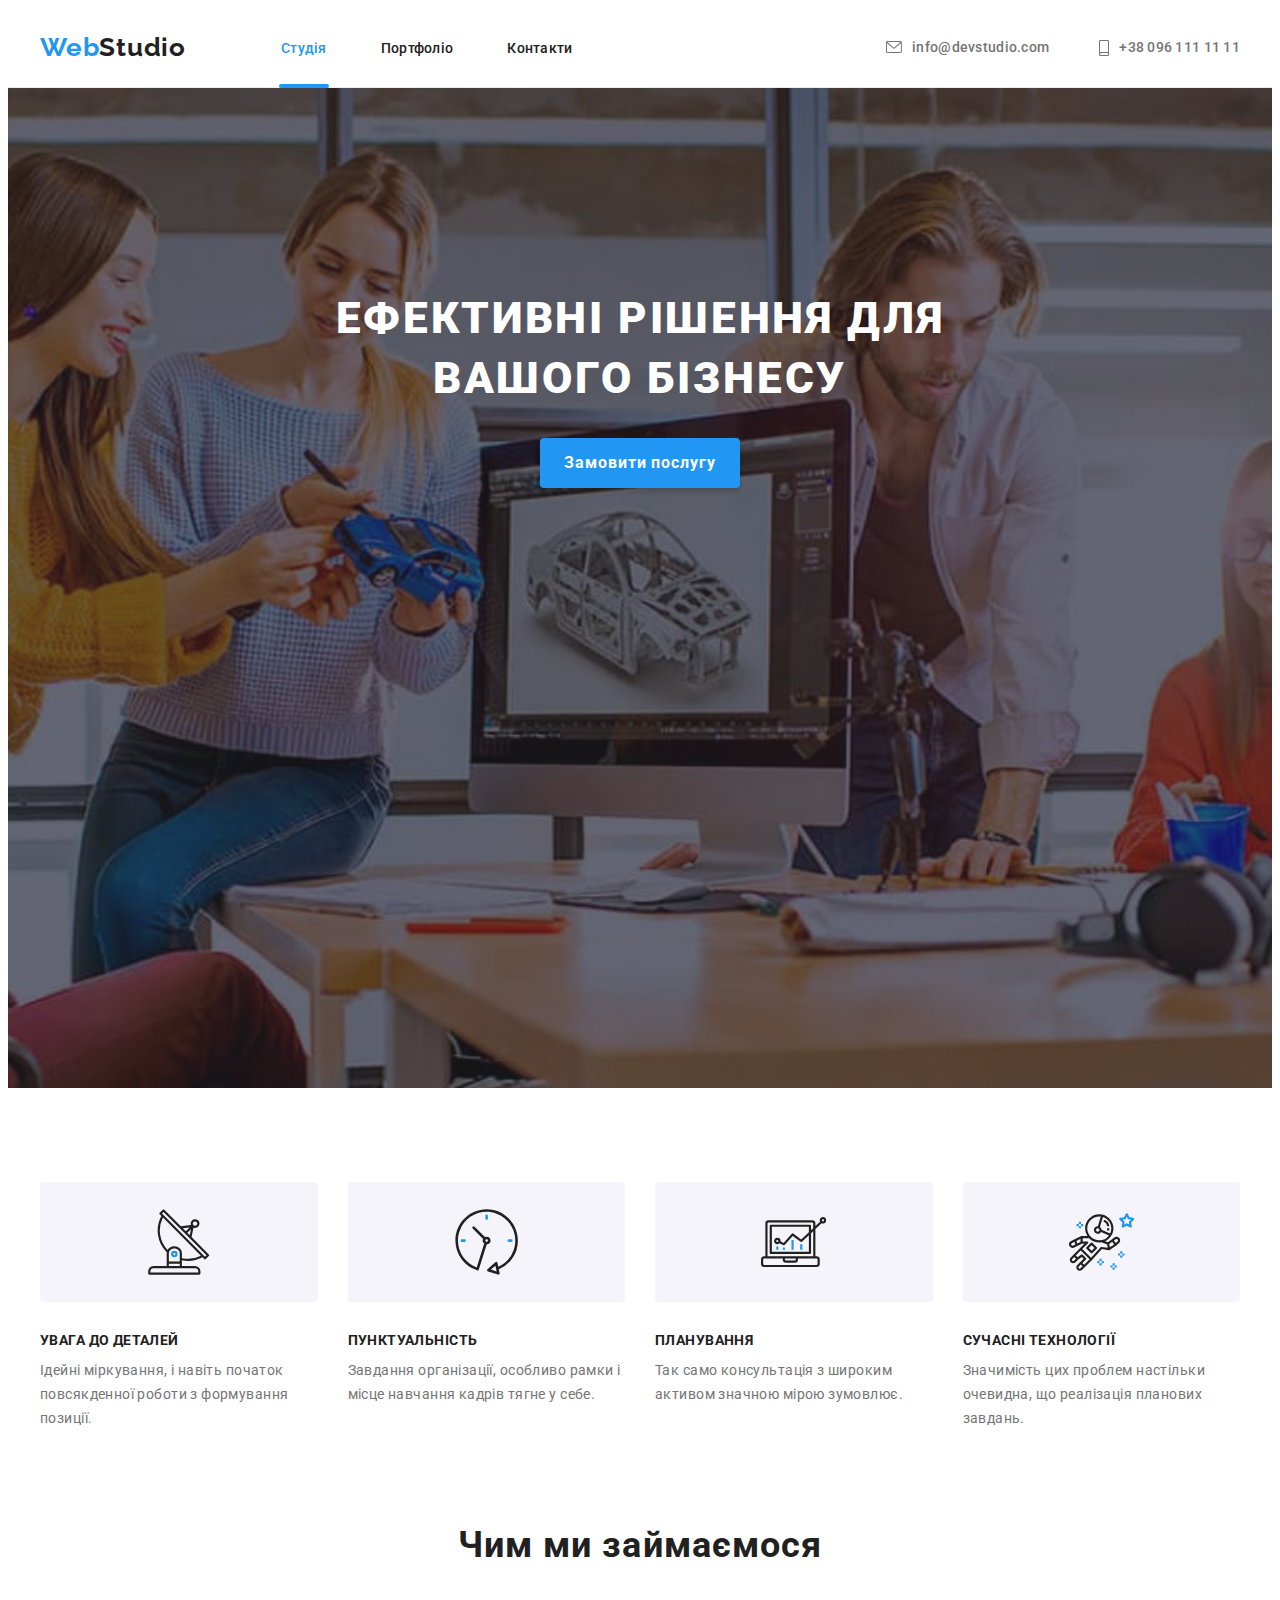
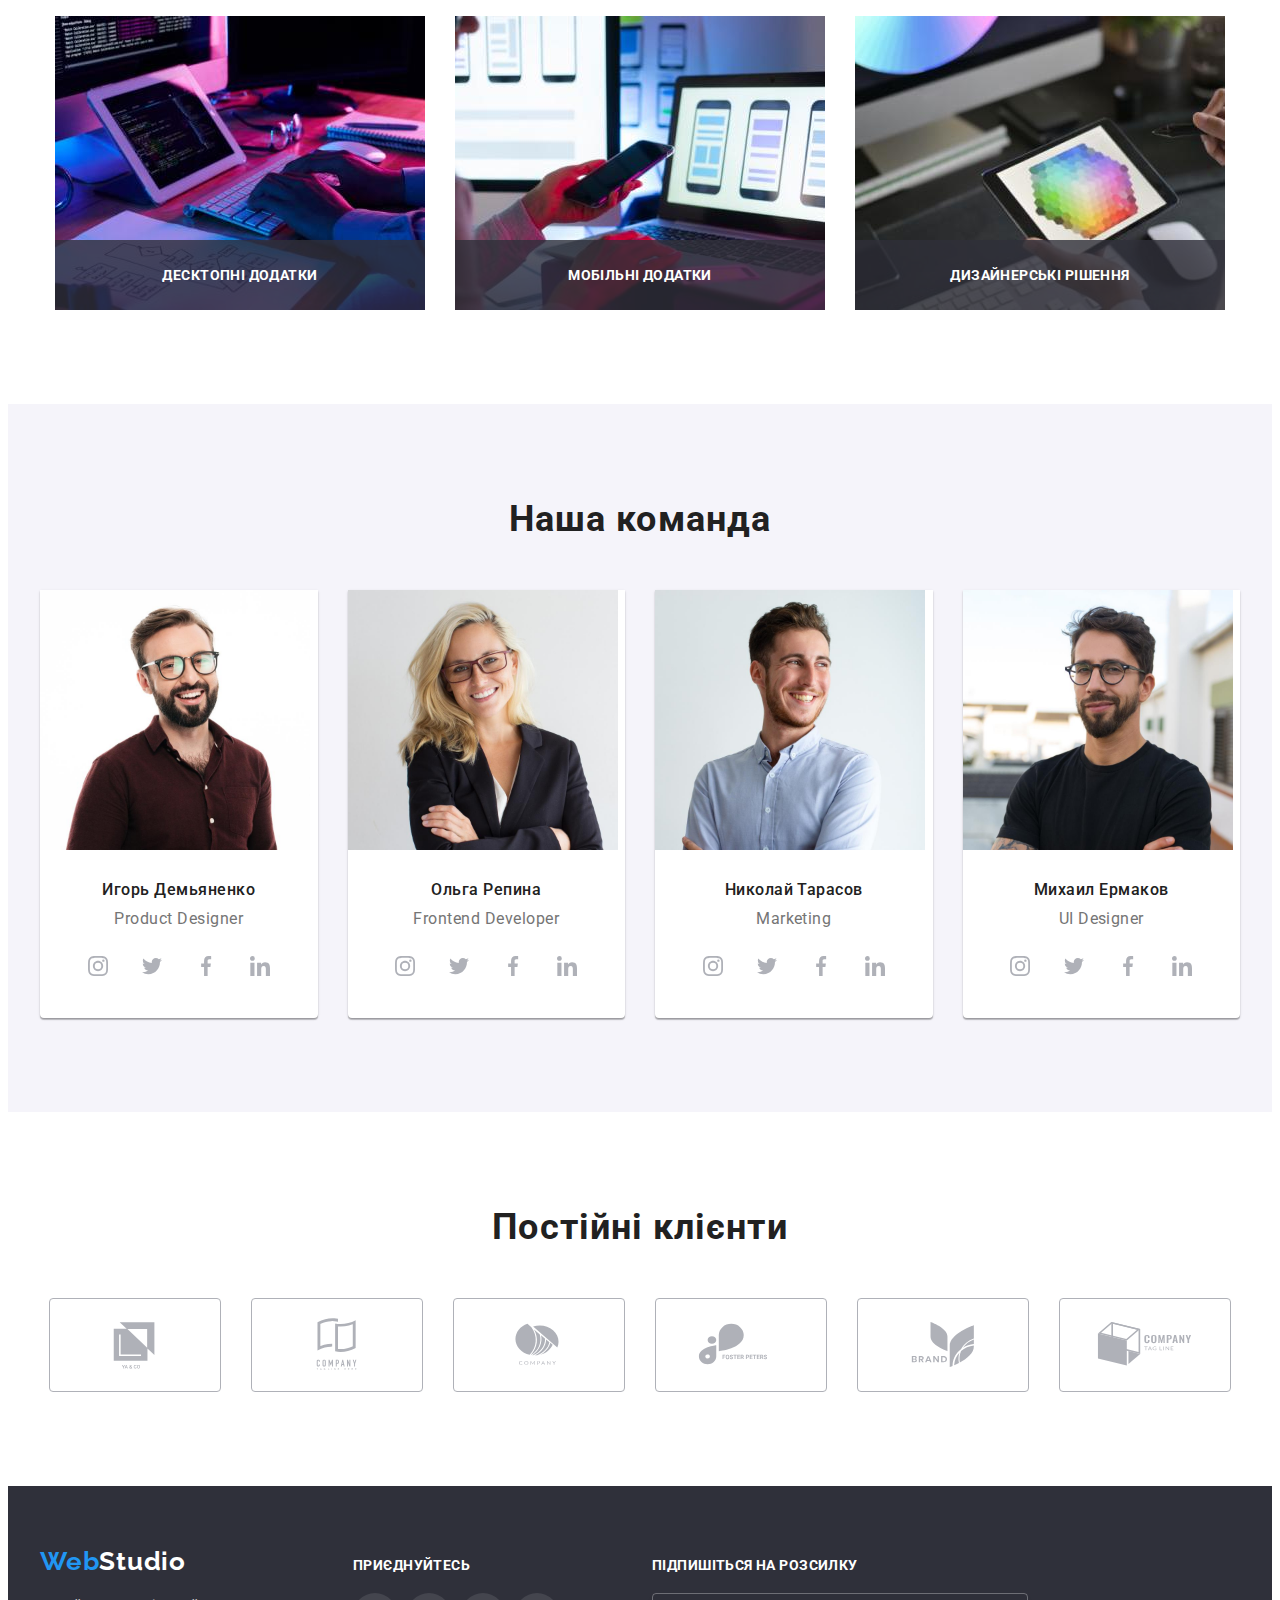
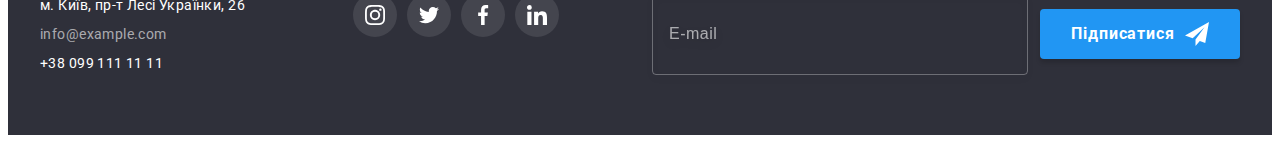
<file: index.html>
<!DOCTYPE html>
<html lang="uk">
  <head>
    <meta charset="UTF-8" />
    <meta http-equiv="X-UA-Compatible" content="IE=edge" />
    <meta name="viewport" content="width=device-width, initial-scale=1.0" />
    <title>WebStudio</title>
    <link rel="preconnect" href="https://fonts.googleapis.com" />
    <link rel="preconnect" href="https://fonts.gstatic.com" crossorigin />
    <link
      href="https://fonts.googleapis.com/css2?family=Raleway:wght@700&family=Roboto:wght@400;500;700;900&display=swap"
      rel="stylesheet"
    />
    <link
      rel="stylesheet"
      href="https://cdnjs.cloudflare.com/ajax/libs/modern-normalize/1.1.0/modern-normalize.min.css"
      integrity="sha512-wpPYUAdjBVSE4KJnH1VR1HeZfpl1ub8YT/NKx4PuQ5NmX2tKuGu6U/JRp5y+Y8XG2tV+wKQpNHVUX03MfMFn9Q=="
      crossorigin="anonymous"
      referrerpolicy="no-referrer"
    />

    <link rel="stylesheet" href="./css/main.min.css" />
  </head>
  <body>
    <header class="header">
      <div class="container header__container">
        <nav class="nav header__nav">
          <a class="logo header__logo link" href="./index.html">
            <span class="logo__accent">Web</span>Studio</a
          >

          <ul class="navigation list">
            <li class="navigation__item">
              <a class="navigation__link link navigation__link--current" href="./index.html"
                >Студія</a
              >
            </li>

            <li class="navigation__item">
              <a class="navigation__link link" href="./portfolio.html">Портфоліо</a>
            </li>

            <li class="navigation__item">
              <a class="navigation__link link" href="">Контакти</a>
            </li>
          </ul>
        </nav>
        <ul class="header__connection connection list">
          <li class="connection__item">
            <a class="connection__link link" href="mailto:info@devstudio.com">
              <svg class="connection__icon" width="16px" height="12px">
                <use href="./images/icons/sprite2.svg#icon-envelope-2"></use>
              </svg>

              info@devstudio.com</a
            >
          </li>

          <li class="connection__item">
            <a class="connection__link link" href="tel:+380961111111">
              <svg class="connection__icon" width="10px" height="16px">
                <use href="./images/icons/sprite2.svg#icon-smartphone"></use>
              </svg>

              +38 096 111 11 11</a
            >
          </li>
        </ul>
      </div>
    </header>

    <main>
      <!-- section hero -->
      <section class="hero centered">
        <div class="container">
          <h1 class="hero__heading">Ефективні рішення для вашого бізнесу</h1>
          <button class="button hero__btn" type="button" data-modal-open>Замовити послугу</button>
        </div>
      </section>

      <!-- section peculiarities -->
      <section class="section peculiarities">
        <div class="container">
          <h2 class="section__title visually-hidden">Особенности</h2>
          <ul class="peculiarities__list list">
            <li class="peculiarities__item">
              <div class="peculiarities__icon-wrap">
                <svg class="peculiarities__icon" width="65.32" height="70">
                  <use href="./images/icons/sprite2.svg#icon-feature-antenna"></use>
                </svg>
              </div>
              <h3 class="peculiarities__title">УВАГА ДО ДЕТАЛЕЙ</h3>
              <p class="peculiarities__descr">
                Ідейні міркування, і навіть початок повсякденної роботи з формування позиції.
              </p>
            </li>

            <li class="peculiarities__item">
              <div class="peculiarities__icon-wrap">
                <svg class="peculiarities__icon" width="65.32" height="70">
                  <use href="./images/icons/sprite2.svg#icon-feature-clock"></use>
                </svg>
              </div>
              <h3 class="peculiarities__title">ПУНКТУАЛЬНІСТЬ</h3>
              <p class="peculiarities__descr">
                Завдання організації, особливо рамки і місце навчання кадрів тягне у себе.
              </p>
            </li>

            <li class="peculiarities__item">
              <div class="peculiarities__icon-wrap">
                <svg class="peculiarities__icon" width="65.32" height="70">
                  <use href="./images/icons/sprite2.svg#icon-feature-diagram"></use>
                </svg>
              </div>
              <h3 class="peculiarities__title">ПЛАНУВАННЯ</h3>
              <p class="peculiarities__descr">
                Так само консультація з широким активом значною мірою зумовлює.
              </p>
            </li>

            <li class="peculiarities__item">
              <div class="peculiarities__icon-wrap">
                <svg class="peculiarities__icon" width="65.32" height="70">
                  <use href="./images/icons/sprite2.svg#icon-feature-astronaut"></use>
                </svg>
              </div>
              <h3 class="peculiarities__title">СУЧАСНІ ТЕХНОЛОГІЇ</h3>
              <p class="peculiarities__descr">
                Значимість цих проблем настільки очевидна, що реалізація планових завдань.
              </p>
            </li>
          </ul>
        </div>
      </section>

      <!-- section specialization -->
      <section class="section section--no-padding-top specialization">
        <div class="container">
          <h2 class="section__title">Чим ми займаємося</h2>
          <ul class="specialization list">
            <li class="specialization__item">
              <div class="specialization__thumb">
                <img
                  src="./images/special/img_1.jpg"
                  alt="создание сайтов и  приложений"
                  width="370"
                  height="294"
                />
                <div class="specialization__label">Десктопні додатки</div>
              </div>
            </li>

            <li class="specialization__item">
              <div class="specialization__thumb">
                <img
                  src="./images/special/img_2.jpg"
                  alt="создание мобильных приложений"
                  width="370"
                  height="294"
                />
                <div class="specialization__label">Мобільні додатки</div>
              </div>
            </li>

            <li class="specialization__item">
              <div class="specialization__thumb">
                <img src="./images/special/img_3.jpg" alt="веб-дизайн" width="370" height="294" />
                <div class="specialization__label">Дизайнерські рішення</div>
              </div>
            </li>
          </ul>
        </div>
      </section>
      <!-- section team -->

      <section class="section section--ather-bg">
        <div class="container">
          <h2 class="section__title">Наша команда</h2>
          <ul class="team list">
            <li class="team__item">
              <img
                class="team__img"
                src="./images/comands/img_1.jpg"
                alt="Игорь Демьяненко"
                width="270"
                height="260"
              />
              <div class="team__content">
                <h3 class="team__title">Игорь Демьяненко</h3>
                <p class="team__text" lang="en">Product Designer</p>
                <ul class="socials socials__list list">
                  <li class="socials__item">
                    <a
                      class="socials__link"
                      href="https://www.instagram.com/"
                      target="_blank"
                      rel="noreferrer noopener nofollow"
                      aria-label="Перейти по ссылке на Инстаграм"
                    >
                      <svg class="socials__icon" width="20" height="20">
                        <use href="./images/icons/sprite2.svg#icon-team-instagram"></use>
                      </svg>
                    </a>
                  </li>
                  <li class="socials__item">
                    <a
                      class="socials__link"
                      href="https://twitter.com/"
                      target="_blank"
                      rel="noreferrer noopener nofollow"
                      aria-label="Перейти по ссылке на Твиттер"
                    >
                      <svg class="socials__icon" width="20" height="20">
                        <use href="./images/icons/sprite2.svg#icon-team-twitter"></use>
                      </svg>
                    </a>
                  </li>
                  <li class="socials__item">
                    <a
                      href="https://www.facebook.com/"
                      target="_blank"
                      rel="noreferrer noopener nofollow"
                      class="socials__link"
                      aria-label="Перейти по ссылке на Фейсбук"
                    >
                      <svg class="socials__icon" width="20" height="20">
                        <use href="./images/icons/sprite2.svg#icon-team-facebook"></use>
                      </svg>
                    </a>
                  </li>
                  <li class="socials__item">
                    <a
                      class="socials__link"
                      href="https://ua.linkedin.com/"
                      target="_blank"
                      rel="noreferrer noopener nofollow"
                      aria-label="Перейти по ссылке на Линкедн"
                    >
                      <svg class="socials__icon" width="20" height="20">
                        <use href="./images/icons/sprite2.svg#icon-team-linkedin"></use>
                      </svg>
                    </a>
                  </li>
                </ul>
              </div>
            </li>

            <li class="team__item">
              <img
                class="team__img"
                src="./images/comands/img_2.jpg"
                alt="Ольга Репина"
                width="270"
                height="260"
              />
              <div class="team__content">
                <h3 class="team__title">Ольга Репина</h3>
                <p class="team__text" lang="en">Frontend Developer</p>
                <ul class="socials list">
                  <li class="socials__item">
                    <a
                      class="socials__link"
                      href="https://www.instagram.com/"
                      target="_blank"
                      rel="noreferrer noopener nofollow"
                      aria-label="Перейти по ссылке на Инстаграм"
                    >
                      <svg class="socials__icon" width="20" height="20">
                        <use href="./images/icons/sprite2.svg#icon-team-instagram"></use>
                      </svg>
                    </a>
                  </li>
                  <li class="socials__item">
                    <a
                      class="socials__link"
                      href="https://twitter.com/"
                      target="_blank"
                      rel="noreferrer noopener nofollow"
                      aria-label="Перейти по ссылке на Твиттер"
                    >
                      <svg class="socials__icon" width="20" height="20">
                        <use href="./images/icons/sprite2.svg#icon-team-twitter"></use>
                      </svg>
                    </a>
                  </li>
                  <li class="socials__item">
                    <a
                      href="https://www.facebook.com/"
                      target="_blank"
                      rel="noreferrer noopener nofollow"
                      class="socials__link"
                      aria-label="Перейти по ссылке на Фейсбук"
                    >
                      <svg class="socials__icon" width="20" height="20">
                        <use href="./images/icons/sprite2.svg#icon-team-facebook"></use>
                      </svg>
                    </a>
                  </li>
                  <li class="socials__item">
                    <a
                      class="socials__link"
                      href="https://ua.linkedin.com/"
                      target="_blank"
                      rel="noreferrer noopener nofollow"
                      aria-label="Перейти по ссылке на Линкедн"
                    >
                      <svg class="socials__icon" width="20" height="20">
                        <use href="./images/icons/sprite2.svg#icon-team-linkedin"></use>
                      </svg>
                    </a>
                  </li>
                </ul>
              </div>
            </li>

            <li class="team__item">
              <img
                class="team__img"
                src="./images/comands/img_3.jpg"
                alt="Николай Тарасов"
                width="270"
                height="260"
              />
              <div class="team__content">
                <h3 class="team__title">Николай Тарасов</h3>
                <p class="team__text" lang="en">Marketing</p>
                <ul class="socials socials__list list">
                  <li class="socials__item">
                    <a
                      class="socials__link"
                      href="https://www.instagram.com/"
                      target="_blank"
                      rel="noreferrer noopener nofollow"
                      aria-label="Перейти по ссылке на Инстаграм"
                    >
                      <svg class="socials__icon" width="20" height="20">
                        <use href="./images/icons/sprite2.svg#icon-team-instagram"></use>
                      </svg>
                    </a>
                  </li>
                  <li class="socials__item">
                    <a
                      class="socials__link"
                      href="https://twitter.com/"
                      target="_blank"
                      rel="noreferrer noopener nofollow"
                      aria-label="Перейти по ссылке на Твиттер"
                    >
                      <svg class="socials__icon" width="20" height="20">
                        <use href="./images/icons/sprite2.svg#icon-team-twitter"></use>
                      </svg>
                    </a>
                  </li>
                  <li class="socials__item">
                    <a
                      href="https://www.facebook.com/"
                      target="_blank"
                      rel="noreferrer noopener nofollow"
                      class="socials__link"
                      aria-label="Перейти по ссылке на Фейсбук"
                    >
                      <svg class="socials__icon" width="20" height="20">
                        <use href="./images/icons/sprite2.svg#icon-team-facebook"></use>
                      </svg>
                    </a>
                  </li>
                  <li class="socials__item">
                    <a
                      class="socials__link"
                      href="https://ua.linkedin.com/"
                      target="_blank"
                      rel="noreferrer noopener nofollow"
                      aria-label="Перейти по ссылке на Линкедн"
                    >
                      <svg class="socials__icon" width="20" height="20">
                        <use href="./images/icons/sprite2.svg#icon-team-linkedin"></use>
                      </svg>
                    </a>
                  </li>
                </ul>
              </div>
            </li>

            <li class="team__item">
              <img
                class="team__img"
                src="./images/comands/img_4.jpg"
                alt="Михаил Ермаков"
                width="270"
                height="260"
              />
              <div class="team__content">
                <h3 class="team__title">Михаил Ермаков</h3>
                <p class="team__text" lang="en">UI Designer</p>
                <ul class="socials socials__list list">
                  <li class="socials__item">
                    <a
                      class="socials__link"
                      href="https://www.instagram.com/"
                      target="_blank"
                      rel="noreferrer noopener nofollow"
                      aria-label="Перейти по ссылке на Инстаграм"
                    >
                      <svg class="socials__icon" width="20" height="20">
                        <use href="./images/icons/sprite2.svg#icon-team-instagram"></use>
                      </svg>
                    </a>
                  </li>
                  <li class="socials__item">
                    <a
                      class="socials__link"
                      href="https://twitter.com/"
                      target="_blank"
                      rel="noreferrer noopener nofollow"
                      aria-label="Перейти по ссылке на Твиттер"
                    >
                      <svg class="socials__icon" width="20" height="20">
                        <use href="./images/icons/sprite2.svg#icon-team-twitter"></use>
                      </svg>
                    </a>
                  </li>
                  <li class="socials__item">
                    <a
                      href="https://www.facebook.com/"
                      target="_blank"
                      rel="noreferrer noopener nofollow"
                      class="socials__link"
                      aria-label="Перейти по ссылке на Фейсбук"
                    >
                      <svg class="socials__icon" width="20" height="20">
                        <use href="./images/icons/sprite2.svg#icon-team-facebook"></use>
                      </svg>
                    </a>
                  </li>
                  <li class="socials__item">
                    <a
                      class="socials__link"
                      href="https://ua.linkedin.com/"
                      target="_blank"
                      rel="noreferrer noopener nofollow"
                      aria-label="Перейти по ссылке на Линкедн"
                    >
                      <svg class="socials__icon" width="20" height="20">
                        <use href="./images/icons/sprite2.svg#icon-team-linkedin"></use>
                      </svg>
                    </a>
                  </li>
                </ul>
              </div>
            </li>
          </ul>
        </div>
      </section>
    </main>

    <section class="clients section">
      <div class="container">
        <h2 class="section__title">Постійні клієнти</h2>
        <ul class="clients list">
          <li class="clients__item">
            <a href="" class="clients__link">
              <svg class="clients__logo" width="106" height="60">
                <use href="./images/icons/sprite2.svg#icon-client-logo-1"></use>
              </svg>
            </a>
          </li>
          <li class="clients__item">
            <a href="" class="clients__link">
              <svg class="clients__logo" width="106" height="60">
                <use href="./images/icons/sprite2.svg#icon-client-logo-2"></use>
              </svg>
            </a>
          </li>
          <li class="clients__item">
            <a href="" class="clients__link" width="106" height="60">
              <svg class="clients__logo" width="106" height="60">
                <use href="./images/icons/sprite2.svg#icon-client-logo-3"></use>
              </svg>
            </a>
          </li>
          <li class="clients__item">
            <a href="" class="clients__link">
              <svg class="clients__logo" width="106" height="60">
                <use href="./images/icons/sprite2.svg#icon-client-logo-4"></use>
              </svg>
            </a>
          </li>
          <li class="clients__item">
            <a href="" class="clients__link">
              <svg class="clients__logo" width="106" height="60">
                <use href="./images/icons/sprite2.svg#icon-client-logo-5"></use>
              </svg>
            </a>
          </li>
          <li class="clients__item">
            <a href="" class="clients__link">
              <svg class="clients__logo" width="106" height="60">
                <use href="./images/icons/sprite2.svg#icon-client-logo-6"></use>
              </svg>
            </a>
          </li>
        </ul>
      </div>
    </section>

    <footer class="footer">
      <div class="container container__footer-wrap">
        <div class="footer__address">
          <a class="logo link footer__logo logo--ligth" href="./index.html">
            <span class="logo__accent">Web</span>Studio
          </a>
          <address class="address">
            <ul class="address__list list">
              <li class="address__item">
                <a
                  class="address__link link"
                  href="https://goo.gl/maps/jRGH2C2RefV3ac3B6"
                  target="_blank"
                  rel="noreferrer noopener nofollow"
                >
                  м. Київ, пр-т Лесі Українки, 26
                </a>
              </li>
              <li class="address__item">
                <a class="address__link address__contact link" href="mailto:info@example.com"
                  >info@example.com</a
                >
              </li>
              <li class="address__item">
                <a class="address__link address-contact link" href="tel:+380991111111"
                  >+38 099 111 11 11</a
                >
              </li>
            </ul>
          </address>
        </div>

        <div class="footer__social">
          <b class="footer__social-text">приєднуйтесь</b>
          <ul class="footer-soc list">
            <li class="footer-soc__item">
              <a
                class="footer-soc__link"
                href="https://www.instagram.com/"
                target="_blank"
                rel="noreferrer noopener nofollow"
                aria-label="Перейти по ссылке на Инстаграм "
              >
                <svg class="footer-soc__icon" width="20" height="20">
                  <use href="./images/icons/sprite2.svg#icon-instagram"></use>
                </svg>
              </a>
            </li>
            <li class="footer-soc__item">
              <a
                class="footer-soc__link"
                href="https://twitter.com/"
                target="_blank"
                rel="noreferrer noopener nofollow"
                aria-label="Перейти по ссылке на Твиттер "
              >
                <svg class="footer-soc__icon" width="20" height="20">
                  <use href="./images/icons/sprite2.svg#icon-twitter"></use>
                </svg>
              </a>
            </li>
            <li class="footer-soc__item">
              <a
                class="footer-soc__link"
                href="https://www.facebook.com/"
                target="_blank"
                rel="noreferrer noopener nofollow"
                aria-label="Перейти по ссылке на Фейсбук "
              >
                <svg class="footer-soc__icon" width="20" height="20">
                  <use href="./images/icons/sprite2.svg#icon-facebook"></use>
                </svg>
              </a>
            </li>
            <li class="footer-soc__item">
              <a
                class="footer-soc__link"
                href="https://ua.linkedin.com/"
                target="_blank"
                rel="noreferrer noopener nofollow"
                aria-label="Перейти по ссылке на Линкедн "
              >
                <svg class="footer-soc__icon" width="20" height="20">
                  <use href="./images/icons/sprite2.svg#icon-linkedin"></use>
                </svg>
              </a>
            </li>
          </ul>
        </div>
        <form class="footer-form">
          <b class="footer-form__title">Підпишіться на розсилку</b>
          <div class="footer-form__field">
            <input
              class="footer-form__input"
              type="email"
              name="footer-email"
              id="footer-email"
              placeholder="E-mail"
            />

            <button class="footer-form__btn button" type="submit" required>
              Підписатися
              <svg class="footer-form__btn-icon" width="24" height="24">
                <use href="./images/icons/sprite2.svg#icon-send"></use>
              </svg>
            </button>
          </div>
        </form>
      </div>
    </footer>

    <!-- Modal -->
    <div class="backdrop is-hidden" data-modal>
      <div class="modal">
        <button type="button" class="modal-close" data-modal-close>
          <svg class="icon-close" width="11" height="11">
            <use href="./images/icons/sprite2.svg#icon-close"></use>
          </svg>
        </button>
        <p class="modal-title">Залиште свої дані, ми вам передзвонимо</p>

        <form class="modal-form" autocomplete="on">
          <div class="modal-field">
            <label class="modal-label" for="user-name">Ім'я</label>
            <div class="input-wrap">
              <input type="text" class="modal-input" name="user-name" id="user-name" />
              <svg class="input-icon" width="18" height="18">
                <use href="./images/icons/sprite2.svg#icon-name"></use>
              </svg>
            </div>
          </div>

          <div class="modal-field">
            <label class="modal-label" for="user-tel">Телефон</label>
            <div class="input-wrap">
              <input type="tel" class="modal-input" name="user-tel" id="user-tel" />
              <svg class="input-icon" width="18" height="18">
                <use href="./images/icons/sprite2.svg#icon-tel"></use>
              </svg>
            </div>
          </div>

          <div class="modal-field">
            <label class="modal-label" for="user-mail">Пошта</label>
            <div class="input-wrap">
              <input type="email" class="modal-input" name="user-mail" id="user-mail" />
              <svg class="input-icon" width="18" height="18">
                <use href="./images/icons/sprite2.svg#icon-email"></use>
              </svg>
            </div>
          </div>

          <div class="modal-field modal-comment">
            <label class="modal-label" for="user-comment">Коментар</label>
            <textarea
              class="modal-text"
              name="user-comment"
              id="user-comment"
              placeholder="Введіть текст"
            ></textarea>
          </div>

          <div class="modal-field check-field">
            <input
              class="modal-check visually-hidden"
              type="checkbox"
              name="policy"
              id="policy"
              value="true"
            />

            <label class="check-text" for="policy">
              <span>
                <svg class="check-icon" width="13" height="10">
                  <use href="./images/icons/sprite2.svg#icon-check"></use>
                </svg>
              </span>
              Погоджуюся з розсилкою та приймаю
              <a class="check-link" href="">Умови договору</a></label
            >
          </div>

          <button class="modal-btn button" type="submit">Відправити</button>
        </form>
      </div>
    </div>
    <script src="./js/modal.js"></script>
  </body>
</html>
</file>
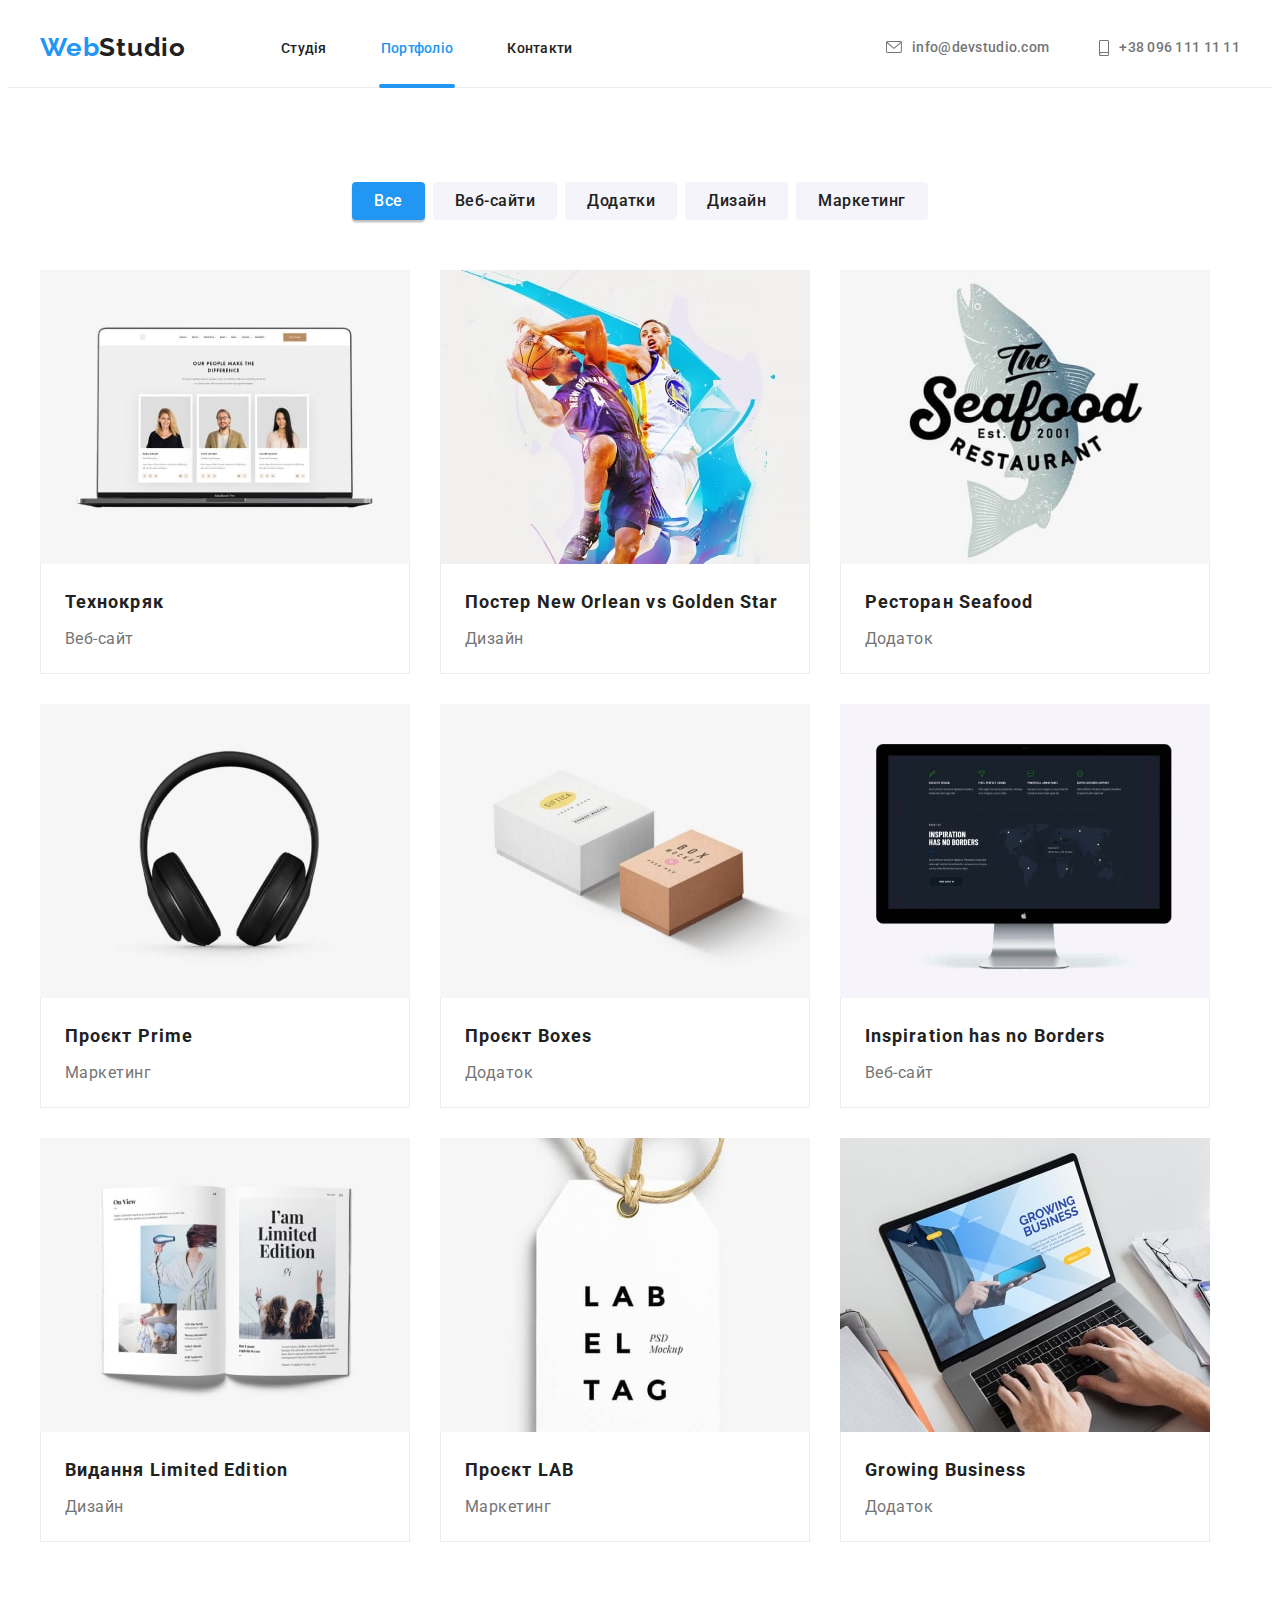
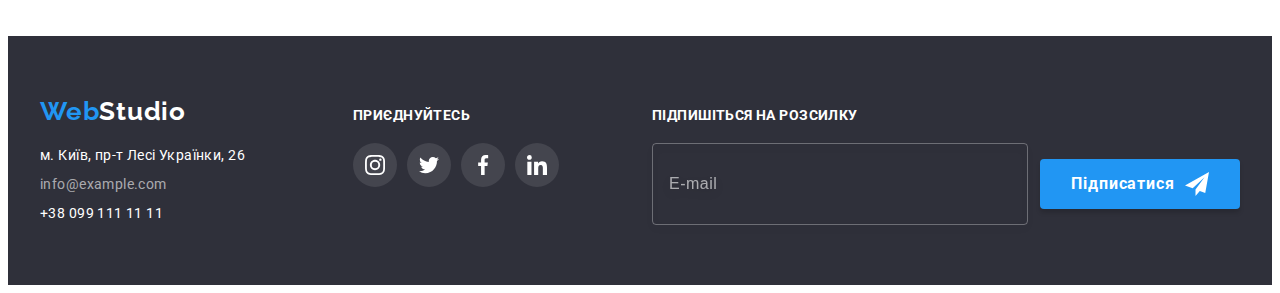
<file: portfolio.html>
<!DOCTYPE html>
<html lang="uk">
  <head>
    <meta charset="UTF-8" />
    <meta http-equiv="X-UA-Compatible" content="IE=edge" />
    <meta name="viewport" content="width=device-width, initial-scale=1.0" />
    <title>Portfolio</title>
    <link rel="preconnect" href="https://fonts.googleapis.com" />
    <link rel="preconnect" href="https://fonts.gstatic.com" crossorigin />
    <link
      href="https://fonts.googleapis.com/css2?family=Raleway:wght@700&family=Roboto:wght@400;500;700;900&display=swap"
      rel="stylesheet"
    />
    <link
      rel="stylesheet"
      href="https://cdnjs.cloudflare.com/ajax/libs/modern-normalize/1.1.0/modern-normalize.min.css"
      integrity="sha512-wpPYUAdjBVSE4KJnH1VR1HeZfpl1ub8YT/NKx4PuQ5NmX2tKuGu6U/JRp5y+Y8XG2tV+wKQpNHVUX03MfMFn9Q=="
      crossorigin="anonymous"
      referrerpolicy="no-referrer"
    />

    <link rel="stylesheet" href="./css/main.min.css" />
  </head>
  <body>
    <header class="header">
      <div class="container header__container">
        <nav class="nav header__nav">
          <a class="logo header__logo link" href="./index.html">
            <span class="logo__accent">Web</span>Studio</a
          >

          <ul class="navigation list">
            <li class="navigation__item">
              <a class="navigation__link link" href="./index.html">Студія</a>
            </li>

            <li class="navigation__item">
              <a class="navigation__link link navigation__link--current" href="./portfolio.html"
                >Портфоліо</a
              >
            </li>

            <li class="navigation__item">
              <a class="navigation__link link" href="">Контакти</a>
            </li>
          </ul>
        </nav>
        <ul class="connection header__connection list">
          <li class="connection__item">
            <a class="connection__link link" href="mailto:info@devstudio.com">
              <svg class="connection__icon" width="16px" height="12px">
                <use href="./images/icons/sprite2.svg#icon-envelope-2"></use>
              </svg>

              info@devstudio.com</a
            >
          </li>

          <li class="connection__item">
            <a class="connection__link link" href="tel:+380961111111">
              <svg class="connection__icon" width="10px" height="16px">
                <use href="./images/icons/sprite2.svg#icon-smartphone"></use>
              </svg>

              +38 096 111 11 11</a
            >
          </li>
        </ul>
      </div>
    </header>

    <main>
      <!-- section portfolio -->
      <section class="section">
        <div class="container">
          <h1 class="visually-hidden">Портфолио</h1>

          <!-- category filter -->
          <ul class="filter list">
            <li class="filter__item">
              <button class="filter__btn filter__btn--active" type="button">Все</button>
            </li>

            <li class="filter__item">
              <button class="filter__btn" type="button">Веб-сайти</button>
            </li>

            <li class="filter__item">
              <button class="filter__btn" type="button">Додатки</button>
            </li>

            <li class="filter__item">
              <button class="filter__btn" type="button">Дизайн</button>
            </li>

            <li class="filter__item">
              <button class="filter__btn" type="button">Маркетинг</button>
            </li>
          </ul>
          <!--portfolio cards -->
          <ul class="cards list">
            <li class="cards__item">
              <a class="cards__link link" href="#">
                <div class="card__thumb">
                  <img
                    src="./images/portfolio/img-1.jpg"
                    alt="Технокряк"
                    width="370"
                    height="294"
                  />
                  <div class="overlay">
                    <p class="overlay__text">
                      Ресурс пропонує комплексні пропозиції з різним рівнем функціоналу та сервісів.
                      Все це дозволить відвідувачу отримати вичерпні відомості про компанію чи
                      приватну особу.
                    </p>
                  </div>
                </div>
                <div class="cards__content">
                  <h2 class="cards__title">Технокряк</h2>
                  <p class="cards__category">Веб-сайт</p>
                </div>
              </a>
            </li>

            <li class="cards__item">
              <a class="cards__link link" href="#">
                <div class="card__thumb">
                  <img
                    src="./images/portfolio/img-2.jpg"
                    alt="Нью Орлеан против Голден Стар"
                    width="370"
                    height="294"
                  />
                  <div class="overlay">
                    <p class="overlay__text">
                      Ресурс пропонує комплексні пропозиції з різним рівнем функціоналу та сервісів.
                      Все це дозволить відвідувачу отримати вичерпні відомості про компанію чи
                      приватну особу.
                    </p>
                  </div>
                </div>

                <div class="cards__content">
                  <h2 class="cards__title subtitle--color">
                    Постер
                    <span lang="en">New Orlean vs Golden Star</span>
                  </h2>
                  <p class="cards__category">Дизайн</p>
                </div>
              </a>
            </li>

            <li class="cards__item">
              <a class="cards__link link" href="#">
                <div class="card__thumb">
                  <img
                    src="./images/portfolio/img-3.jpg"
                    alt="Ресторан морская еда"
                    width="370"
                    height="294"
                  />
                  <div class="overlay">
                    <p class="overlay__text">
                      Ресурс пропонує комплексні пропозиції з різним рівнем функціоналу та сервісів.
                      Все це дозволить відвідувачу отримати вичерпні відомості про компанію чи
                      приватну особу.
                    </p>
                  </div>
                </div>

                <div class="cards__content">
                  <h2 class="cards__title subtitle--color">
                    Ресторан
                    <span lang="en">Seafood</span>
                  </h2>
                  <p class="cards__category">Додаток</p>
                </div>
              </a>
            </li>

            <li class="cards__item">
              <a class="cards__link link" href="#">
                <div class="card__thumb">
                  <img
                    src="./images/portfolio/img-4.jpg"
                    alt="Проект Прайм"
                    width="370"
                    height="294"
                  />
                  <div class="overlay">
                    <p class="overlay__text">
                      Ресурс пропонує комплексні пропозиції з різним рівнем функціоналу та сервісів.
                      Все це дозволить відвідувачу отримати вичерпні відомості про компанію чи
                      приватну особу.
                    </p>
                  </div>
                </div>

                <div class="cards__content">
                  <h2 class="cards__title subtitle--color">
                    Проєкт
                    <span lang="en">Prime</span>
                  </h2>
                  <p class="cards__category">Маркетинг</p>
                </div>
              </a>
            </li>

            <li class="cards__item">
              <a class="cards__link link" href="#">
                <div class="card__thumb">
                  <img
                    src="./images/portfolio/img-5.jpg"
                    alt="Проект Боксес"
                    width="370"
                    height="294"
                  />
                  <div class="overlay">
                    <p class="overlay__text">
                      Ресурс пропонує комплексні пропозиції з різним рівнем функціоналу та сервісів.
                      Все це дозволить відвідувачу отримати вичерпні відомості про компанію чи
                      приватну особу.
                    </p>
                  </div>
                </div>
                <div class="cards__content">
                  <h2 class="cards__title subtitle--color">
                    Проєкт
                    <span lang="en">Boxes</span>
                  </h2>
                  <p class="cards__category">Додаток</p>
                </div>
              </a>
            </li>

            <li class="cards__item">
              <a class="cards__link link" href="#">
                <div class="card__thumb">
                  <img
                    src="./images/portfolio/img-6.jpg"
                    alt="Веб-сайт 'Вдохновение не имеет границ'"
                    width="370"
                    height="294"
                  />
                  <div class="overlay">
                    <p class="overlay__text">
                      Ресурс пропонує комплексні пропозиції з різним рівнем функціоналу та сервісів.
                      Все це дозволить відвідувачу отримати вичерпні відомості про компанію чи
                      приватну особу.
                    </p>
                  </div>
                </div>
                <div class="cards__content">
                  <h2 class="cards__title subtitle--color" lang="en">Inspiration has no Borders</h2>
                  <p class="cards__category">Веб-сайт</p>
                </div>
              </a>
            </li>

            <li class="cards__item">
              <a class="cards__link link" href="#">
                <div class="card__thumb">
                  <img
                    src="./images/portfolio/img-7.jpg"
                    alt="Издание Ограниченный выпуск"
                    width="370"
                    height="294"
                  />
                  <div class="overlay">
                    <p class="overlay__text">
                      Ресурс пропонує комплексні пропозиції з різним рівнем функціоналу та сервісів.
                      Все це дозволить відвідувачу отримати вичерпні відомості про компанію чи
                      приватну особу.
                    </p>
                  </div>
                </div>
                <div class="cards__content">
                  <h2 class="cards__title subtitle--color">
                    Видання
                    <span lang="en">Limited Edition</span>
                  </h2>
                  <p class="cards__category">Дизайн</p>
                </div>
              </a>
            </li>

            <li class="cards__item">
              <a class="cards__link link" href="#">
                <div class="card__thumb">
                  <img
                    src="./images/portfolio/img-8.jpg"
                    alt="Проект ЛЄБ"
                    width="370"
                    height="294"
                  />
                  <div class="overlay">
                    <p class="overlay__text">
                      Ресурс пропонує комплексні пропозиції з різним рівнем функціоналу та сервісів.
                      Все це дозволить відвідувачу отримати вичерпні відомості про компанію чи
                      приватну особу.
                    </p>
                  </div>
                </div>
                <div class="cards__content">
                  <h2 class="cards__title subtitle--color">
                    Проєкт
                    <span lang="en">LAB</span>
                  </h2>
                  <p class="cards__category">Маркетинг</p>
                </div>
              </a>
            </li>

            <li class="cards__item">
              <a class="cards__link link" href="#">
                <div class="card__thumb">
                  <img
                    src="./images/portfolio/img-9.jpg"
                    alt="Приложение Растущий бизнес"
                    width="370"
                    height="294"
                  />
                  <div class="overlay">
                    <p class="overlay__text">
                      Ресурс пропонує комплексні пропозиції з різним рівнем функціоналу та сервісів.
                      Все це дозволить відвідувачу отримати вичерпні відомості про компанію чи
                      приватну особу.
                    </p>
                  </div>
                </div>
                <div class="cards__content">
                  <h2 class="cards__title subtitle--color">Growing Business</h2>
                  <p class="cards__category">Додаток</p>
                </div>
              </a>
            </li>
          </ul>
        </div>
      </section>
    </main>

    <footer class="footer">
      <div class="container container__footer-wrap">
        <div class="footer__address">
          <a class="logo link footer__logo logo--ligth" href="./index.html">
            <span class="logo__accent">Web</span>Studio
          </a>
          <address class="address">
            <ul class="address__list list">
              <li class="address__item">
                <a
                  class="address__link link"
                  href="https://goo.gl/maps/jRGH2C2RefV3ac3B6"
                  target="_blank"
                  rel="noreferrer noopener nofollow"
                >
                  м. Київ, пр-т Лесі Українки, 26
                </a>
              </li>
              <li class="address__item">
                <a class="address__link address__contact link" href="mailto:info@example.com"
                  >info@example.com</a
                >
              </li>
              <li class="address__item">
                <a class="address__link address-contact link" href="tel:+380991111111"
                  >+38 099 111 11 11</a
                >
              </li>
            </ul>
          </address>
        </div>

        <div class="footer__social">
          <b class="footer__social-text">приєднуйтесь</b>
          <ul class="footer-soc list">
            <li class="footer-soc__item">
              <a
                class="footer-soc__link"
                href="https://www.instagram.com/"
                target="_blank"
                rel="noreferrer noopener nofollow"
                aria-label="Перейти по ссылке на Инстаграм "
              >
                <svg class="footer-soc__icon" width="20" height="20">
                  <use href="./images/icons/sprite2.svg#icon-instagram"></use>
                </svg>
              </a>
            </li>
            <li class="footer-soc__item">
              <a
                class="footer-soc__link"
                href="https://twitter.com/"
                target="_blank"
                rel="noreferrer noopener nofollow"
                aria-label="Перейти по ссылке на Твиттер "
              >
                <svg class="footer-soc__icon" width="20" height="20">
                  <use href="./images/icons/sprite2.svg#icon-twitter"></use>
                </svg>
              </a>
            </li>
            <li class="footer-soc__item">
              <a
                class="footer-soc__link"
                href="https://www.facebook.com/"
                target="_blank"
                rel="noreferrer noopener nofollow"
                aria-label="Перейти по ссылке на Фейсбук "
              >
                <svg class="footer-soc__icon" width="20" height="20">
                  <use href="./images/icons/sprite2.svg#icon-facebook"></use>
                </svg>
              </a>
            </li>
            <li class="footer-soc__item">
              <a
                class="footer-soc__link"
                href="https://ua.linkedin.com/"
                target="_blank"
                rel="noreferrer noopener nofollow"
                aria-label="Перейти по ссылке на Линкедн "
              >
                <svg class="footer-soc__icon" width="20" height="20">
                  <use href="./images/icons/sprite2.svg#icon-linkedin"></use>
                </svg>
              </a>
            </li>
          </ul>
        </div>
        <form class="footer-form">
          <b class="footer-form__title">Підпишіться на розсилку</b>
          <div class="footer-form__field">
            <input
              class="footer-form__input"
              type="email"
              name="footer-email"
              id="footer-email"
              placeholder="E-mail"
            />

            <button class="footer-form__btn button" type="submit" required>
              Підписатися
              <svg class="footer-form__btn-icon" width="24" height="24">
                <use href="./images/icons/sprite2.svg#icon-send"></use>
              </svg>
            </button>
          </div>
        </form>
      </div>
    </footer>
  </body>
</html>
</file>
<file: css/main.min.css>
:root{--primery-bg-color: #ffffff;--secondary-bg-color: #f5f4fa;--footer-bg-color: #2f303a;--primery-btn-color: #f5f4fa;--footer-link-color: rgba(255, 255, 255, 0.6);--main-title-color: #ffffff;--white-text-color: #ffffff;--first-text-color: #757575;--second-text-color: #212121;--accent-color: #2196f3;--hover-color-btn: #188ce8;--hover-link: #2196f3;--border-line: #ececec;--marg-r-30: 30px;--timing-function: cubic-bezier(0.4, 0, 0.2, 1)}.visually-hidden{position:absolute;width:1px;height:1px;margin:-1px;border:0;padding:0;white-space:nowrap;clip-path:inset(100%);clip:rect(0 0 0 0);overflow:hidden}body{font-family:"Roboto",sans-serif;font-size:14px;letter-spacing:.03em;background-color:var(--primery-bg-color);color:var(--first-text-color)}h1,h2,h3,h4,h5,h6,p{margin:0}ul{margin:0;padding-left:0}img{display:block;max-width:100%;height:auto}b{font-weight:inherit}.centered{text-align:center}.list{list-style:none}.link{text-decoration:none}.container{max-width:1200px;padding-left:15px;padding-right:15px;margin:0 auto}.section{padding-top:94px;padding-bottom:94px}.section__title{margin-bottom:50px;font-weight:700;font-size:36px;line-height:1.1666666667;text-align:center;letter-spacing:.03em;color:var(--second-text-color)}.section--no-padding-top{padding-top:0}.section--ather-bg{background-color:var(--secondary-bg-color)}.logo{display:inline-block;font-family:"Raleway",sans-serif;font-weight:700;font-size:26px;line-height:1.1923076923;letter-spacing:.03em;color:var(--second-text-color)}.logo__accent{color:var(--accent-color)}.logo--ligth{color:var(--white-text-color)}.button{min-width:200px;min-height:50px;font-family:inherit;font-weight:700;font-size:16px;line-height:1.875;letter-spacing:.06em;color:var(--white-text-color);border-color:rgba(0,0,0,0);background:#2196f3;box-shadow:0px 4px 4px rgba(0,0,0,.15);border-radius:4px;cursor:pointer;transition:background-color 250ms var(--timing-function)}.button:hover,.button:focus{background-color:#188ce8}.backdrop{position:fixed;top:0;left:0;width:100%;height:100%;background:rgba(0,0,0,.2);transition:opacity 300ms var(--timing-function),visibility 300ms var(--timing-function)}.is-hidden{opacity:0;visibility:hidden;pointer-events:none}.modal{position:relative;position:absolute;top:50%;left:50%;transform:translate(-50%, -50%) scale(1);width:528px;min-height:581px;padding:40px;border-radius:4px;background:#fff;box-shadow:0px 1px 3px rgba(0,0,0,.12),0px 1px 1px rgba(0,0,0,.14),0px 2px 1px rgba(0,0,0,.2);transition:transform 300ms var(--timing-function)}.backdrop.is-hidden .modal{transform:translate(-50%, -50%) scale(0)}.modal-close{position:absolute;top:8px;right:8px;display:flex;justify-content:center;align-items:center;width:30px;height:30px;padding:0;border-radius:50%;border:1px solid rgba(0,0,0,.1);background-color:rgba(0,0,0,0);color:#000;transition:color 250ms var(--timing-function);cursor:pointer}.modal-close:hover,.modal-close:focus{color:var(--accent-color)}.icon-close{fill:currentColor}.modal-title{font-weight:700;font-size:20px;line-height:1.15;text-align:center;letter-spacing:.03em;margin-bottom:12px;color:#212121}.modal-field{margin-bottom:10px}.modal-input{width:100%;height:40px;padding-left:37px;border:1px solid rgba(33,33,33,.2);border-radius:4px;transition:border-color 250ms var(--timing-function);outline:rgba(0,0,0,0)}.modal-input::placeholder,.modal-input::placeholder{font-size:12px;line-height:14px;letter-spacing:.01em;color:rgba(117,117,117,.5)}.modal-label{display:inline-block;margin-bottom:4px;font-size:12px;line-height:1.1666666667;letter-spacing:.01em;color:#757575}.input-icon{position:absolute;left:12px;top:50%;transform:translateY(-50%);transition:fill 250ms var(--timing-function)}.modal-text{display:block;width:100%;min-height:120px;padding:12px 16px;resize:none;outline:rgba(0,0,0,0);transition:border-color 250ms var(--timing-function);border:1px solid rgba(33,33,33,.2);border-radius:4px}.modal-comment{margin:0;margin-bottom:20px}.modal-input:focus,.modal-text:focus{border-color:var(--accent-color)}.modal-input:focus+.input-icon{fill:var(--accent-color)}.input-wrap{position:relative}.check-text{display:flex;align-items:center;justify-content:center;font-size:14px;line-height:1.71;letter-spacing:.03em;color:#757575}.check-text span{width:16px;height:15px;border:2px solid #212121;border-radius:2px;margin-right:7px;display:flex;justify-content:center;align-items:center;transition:border-color 250ms var(--timing-function)}.modal-check:checked+.check-text span{background-color:var(--accent-color);border:none}.modal-check:focus+.check-text span{border-color:var(--accent-color)}.check-link{color:var(--accent-color);margin-left:4px;font-size:14px;line-height:1.71;letter-spacing:.03em}.check-icon{fill:rgba(0,0,0,0)}.modal-check:checked+.check-text .check-icon{fill:#fff}.check-field{margin-bottom:30px}.modal-btn{display:block;margin:0 auto}.header{border-bottom:1px solid var(--border-line)}.header__container{display:flex;justify-content:space-between;align-items:center}.header__logo{margin-right:93px}.header__nav{display:flex;align-items:center}.navigation{display:flex;gap:50px}.navigation__link{position:relative;display:inline-block;padding:32px 2px 31px;font-weight:500;line-height:1.1428571429;letter-spacing:.02em;color:var(--second-text-color);transition:color 250ms var(--timing-function)}.navigation__link:hover,.navigation__link:focus{color:var(--hover-link)}.navigation__link--current{color:var(--hover-link)}.navigation__link--current::after{content:"";position:absolute;left:0;bottom:-1px;width:100%;height:4px;border-radius:2px;background-color:var(--accent-color)}.header__connection{margin-left:auto}.connection{display:flex;align-items:center;gap:50px}.connection__link{display:flex;align-items:center;gap:10px;padding:7px 0;font-weight:500;line-height:1.14;letter-spacing:.02em;color:inherit;transition:color 250ms var(--timing-function)}.connection__link .connection__icon{fill:currentColor}.connection__link:hover,.connection__link:focus{color:var(--hover-link)}.hero{padding:200px 0;max-width:1600px;min-height:600px;margin-left:auto;margin-right:auto;background-color:var(--footer-bg-color);background-image:linear-gradient(rgba(47, 48, 58, 0.4), rgba(47, 48, 58, 0.4)),url("../images/hero-bg.jpg");background-repeat:no-repeat;background-position:center;background-size:cover}.hero__heading{max-width:696px;margin:0 auto;margin-bottom:30px;font-weight:900;font-size:44px;line-height:1.3636363636;letter-spacing:.06em;text-transform:uppercase;color:var(--main-title-color)}.hero__btn{min-width:200px;min-height:50px;font-family:inherit;font-weight:700;font-size:16px;line-height:1.875;letter-spacing:.06em;background-color:var(--accent-color);color:var(--white-text-color);box-shadow:0px 4px 4px rgba(0,0,0,.15);border-radius:4px;border-color:rgba(0,0,0,0);cursor:pointer;transition:background-color 250ms var(--timing-function)}.hero__btn:hover,.hero__btn:focus{background-color:var(--hover-color-btn)}.peculiarities__list{display:flex}.peculiarities__item{width:calc((100% - 90px)/4)}.peculiarities__item:not(:last-child){margin-right:30px}.peculiarities__icon-wrap{display:flex;justify-content:center;align-items:center;min-height:120px;border-radius:4px;background-color:var(--secondary-bg-color);margin-bottom:30px}.peculiarities__title{margin-bottom:10px;font-size:14px;font-weight:700;line-height:1.1428571429;text-transform:uppercase;color:var(--second-text-color)}.peculiarities__descr{line-height:1.7142857143}.specialization{display:flex}.specialization__thumb{position:relative}.specialization__label{position:absolute;left:0;bottom:0;display:flex;justify-content:center;align-items:center;width:100%;min-height:70px;background:rgba(47,48,58,.8);font-weight:700;font-size:14px;line-height:1.1428571429;text-align:center;letter-spacing:.03em;text-transform:uppercase;color:var(--white-text-color)}.specialization__item:not(:last-child){margin-right:var(--marg-r-30)}.team{display:flex;align-items:center}.team__item{width:calc(100% - 22.5px);background-color:var(--primery-bg-color);box-shadow:0px 1px 3px rgba(0,0,0,.12),0px 1px 1px rgba(0,0,0,.14),0px 2px 1px rgba(0,0,0,.2);border-radius:0px 0px 4px 4px}.team__item:not(:last-child){margin-right:var(--marg-r-30)}.team__content{padding:30px 0}.team__title{letter-spacing:.03em;margin-bottom:50px}.team__title{font-weight:500;font-size:16px;line-height:1.1875;text-align:center;letter-spacing:.03em;margin-bottom:10px;color:var(--second-text-color)}.team__text{font-size:16px;line-height:1.1875;text-align:center;letter-spacing:.03em;margin-bottom:16px}.socials{display:flex;align-items:center;justify-content:center;gap:10px}.socials__link{display:flex;justify-content:center;align-items:center;width:44px;height:44px;border-radius:100%;color:#afb1b8;transition:background-color 250ms var(--timing-function),color 250ms var(--timing-function)}.socials__link:hover,.socials__link:focus{background-color:var(--accent-color);color:var(--white-text-color)}.socials__icon{fill:currentColor}.clients{display:flex;justify-content:center;gap:30px}.clients__link{display:flex;justify-content:center;align-items:center;width:170px;height:92px;border:1px solid #afb1b8;border-radius:4px;color:#afb1b8;transition:border 250ms var(--timing-function),color 250ms var(--timing-function)}.clients__link:hover,.clients__link:focus{border:1px solid var(--accent-color);color:var(--accent-color)}.clients__logo{fill:currentColor}.filter{display:flex;justify-content:center;align-items:center;flex-wrap:wrap;gap:8px;margin-bottom:50px}.filter__btn{padding:6px 22px;font-family:inherit;font-size:16px;font-weight:500;line-height:1.625;text-align:center;letter-spacing:.03em;color:var(--second-text-color);background:var(--primery-btn-color);border:rgba(0,0,0,0);border-radius:4px;cursor:pointer;transition:background-color 250ms var(--timing-function),box-shadow 250ms var(--timing-function),color 250ms var(--timing-function)}.filter__btn--active,.filter__btn:hover,.filter__btn:focus{background-color:var(--accent-color);color:var(--white-text-color);box-shadow:0px 3px 1px rgba(0,0,0,.1),0px 1px 2px rgba(0,0,0,.08),0px 2px 2px rgba(0,0,0,.12)}.cards{display:flex;align-items:center;flex-wrap:wrap;margin-top:-30px;margin-left:-30px}.cards__link{display:block;flex-basis:calc(33.3333333333% - 30px);margin-top:30px;margin-left:30px;background:var(--primery-bg-color);transition:box-shadow 250ms var(--timing-function)}.cards__link:hover,.cards__link:focus{box-shadow:0px 1px 1px rgba(0,0,0,.12),0px 4px 4px rgba(0,0,0,.06),1px 4px 6px rgba(0,0,0,.16)}.card__thumb{position:relative;overflow:hidden}.overlay{position:absolute;width:100%;top:0;left:0;bottom:0;padding:63px 24px;background:rgba(33,150,243,.9);transform:translateY(101%);transition:transform 300ms var(--timing-function);overflow:auto}.cards__link:hover .overlay,.cards__link:focus .overlay{transform:translateY(0)}.overlay__text{font-size:18px;line-height:1.5555555556;letter-spacing:.03em;color:#fff}.cards__content{padding:20px 24px 19px;border:1px solid var(--border-line);border-top:none}.cards__title{margin-bottom:4px;font-weight:700;font-size:18px;line-height:2;letter-spacing:.06em;color:#212121}.cards__category{font-size:16px;line-height:1.875;letter-spacing:.03em;color:var(--first-text-color)}.footer{padding:60px 0;background-color:var(--footer-bg-color)}.container__footer-wrap{display:flex;align-items:baseline}.footer__address{margin-right:70px;flex-grow:1}.footer__social{margin-right:93px}.footer__logo{margin-right:0;margin-bottom:20px}.address{font-style:normal;max-height:81px}.address__item:not(:last-child){margin-bottom:9px}.address__link{color:var(--white-text-color);transition:color 250ms var(--timing-function)}.address__link:hover,.address__link:focus{color:var(--hover-link)}.address__contact{line-height:1.7142857143;color:var(--footer-link-color)}.footer-soc{display:flex;gap:10px}.footer__social-text{display:block;font-weight:700;font-size:14px;line-height:1.1428571429;letter-spacing:.03em;text-transform:uppercase;color:var(--white-text-color);margin-bottom:20px}.footer-soc__link{display:flex;justify-content:center;align-items:center;width:44px;height:44px;background-color:rgba(255,255,255,.1);border-radius:50%;transition:background-color 250ms var(--timing-function)}.footer-soc__link:hover,.footer-soc__link:focus{background-color:var(--hover-link)}.footer-form__title{display:inline-block;font-weight:700;font-size:14px;line-height:16px;letter-spacing:.03em;text-transform:uppercase;margin-bottom:20px;color:var(--white-text-color)}.footer-form__field{display:flex;align-items:center;gap:12px}.footer-form__input{min-width:358px;min-height:50px;padding:15px 0 15px 16px;font-size:16px;font-weight:400;line-height:1.25;letter-spacing:.03em;background-color:rgba(0,0,0,0);color:rgba(255,255,255,.6);border:1px solid rgba(255,255,255,.3);filter:drop-shadow(0px 4px 4px rgba(0, 0, 0, 0.15));border-radius:4px}.footer-form__input::placeholder{font-weight:400;font-size:16px;line-height:1.25;letter-spacing:.03em;color:rgba(255,255,255,.6)}.footer-form__btn{display:flex;align-items:center;justify-content:center;overflow:hidden}.footer-form__btn-icon{margin-left:10px}/*# sourceMappingURL=main.min.css.map */
</file>
